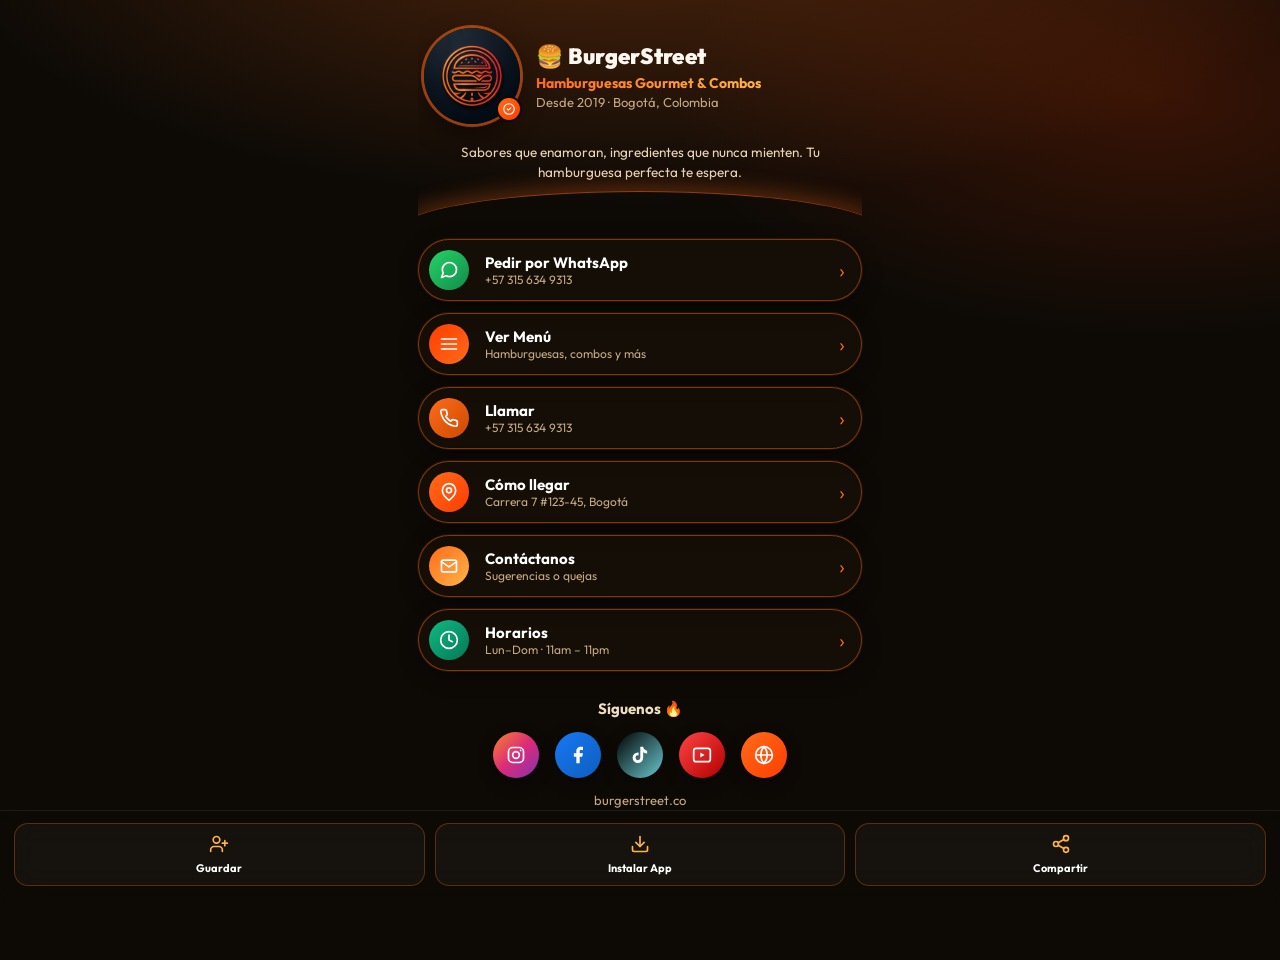
<file: index.html>
<!DOCTYPE html>
<html lang="es">
<head>
<meta charset="UTF-8" />
<meta name="viewport" content="width=device-width, initial-scale=1, maximum-scale=1" />
<title>BurgerStreet — Comida de Otro Nivel</title>
<meta name="description" content="BurgerStreet: hamburguesas gourmet, combos irresistibles y más. Pide por WhatsApp o visítanos. ¡Envío a domicilio!" />
<meta name="theme-color" content="#0d0a06" />
<link rel="manifest" href="./manifest.json" />
<link rel="stylesheet" href="./styles.css" />
</head>
<body>
  <main class="card">
    <!-- Hero -->
    <header class="hero">
      <div class="hero-inner">
        <div class="hero-photo">
          <img src="./logo.png" alt="BurgerStreet Logo" />
          <span class="verified" aria-hidden="true">
            <svg viewBox="0 0 24 24" fill="currentColor"><path d="M9 12l2 2 4-4m6 2a9 9 0 11-18 0 9 9 0 0118 0z" stroke="currentColor" stroke-width="2" fill="none" stroke-linecap="round" stroke-linejoin="round"/></svg>
          </span>
        </div>
        <div class="hero-info">
          <h1>🍔 BurgerStreet</h1>
          <p class="role">Hamburguesas Gourmet & Combos</p>
          <p class="firm">Desde 2019 · Bogotá, Colombia</p>
        </div>
      </div>
      <p class="tagline">Sabores que enamoran, ingredientes que nunca mienten. Tu hamburguesa perfecta te espera.</p>
      <div class="hero-curve" aria-hidden="true"></div>
    </header>

    <!-- Botones de acción -->
    <section class="actions">
      <!-- WhatsApp -->
      <a class="action" id="btn-whatsapp" href="">
        <span class="action-icon whatsapp">
          <svg viewBox="0 0 24 24" fill="none" stroke="currentColor" stroke-width="2" stroke-linecap="round" stroke-linejoin="round"><path d="M21 11.5a8.38 8.38 0 0 1-8.5 8.5 8.5 8.5 0 0 1-4-1L3 21l2-5.5A8.38 8.38 0 0 1 4 11.5a8.5 8.5 0 0 1 17 0z"/></svg>
        </span>
        <span class="action-text">
          <span class="action-title">Pedir por WhatsApp</span>
          <span class="action-sub phone-display">+57 315 634 9313</span>
        </span>
        <span class="chev" aria-hidden="true">›</span>
      </a>

      <!-- Menú digital -->
      <a class="action" id="btn-menu" href="./menu.html">
        <span class="action-icon menu-icon">
          <svg viewBox="0 0 24 24" fill="none" stroke="currentColor" stroke-width="2" stroke-linecap="round" stroke-linejoin="round"><path d="M3 6h18M3 12h18M3 18h18"/><circle cx="7" cy="6" r="1" fill="currentColor" stroke="none"/><circle cx="7" cy="12" r="1" fill="currentColor" stroke="none"/><circle cx="7" cy="18" r="1" fill="currentColor" stroke="none"/></svg>
        </span>
        <span class="action-text">
          <span class="action-title">Ver Menú</span>
          <span class="action-sub">Hamburguesas, combos y más</span>
        </span>
        <span class="chev" aria-hidden="true">›</span>
      </a>

      <!-- Llamar -->
      <a class="action" id="btn-call" href="tel:+573156349313">
        <span class="action-icon call">
          <svg viewBox="0 0 24 24" fill="none" stroke="currentColor" stroke-width="2" stroke-linecap="round" stroke-linejoin="round"><path d="M22 16.92v3a2 2 0 0 1-2.18 2 19.79 19.79 0 0 1-8.63-3.07 19.5 19.5 0 0 1-6-6 19.79 19.79 0 0 1-3.07-8.67A2 2 0 0 1 4.11 2h3a2 2 0 0 1 2 1.72c.13.96.37 1.9.72 2.81a2 2 0 0 1-.45 2.11L8.09 9.91a16 16 0 0 0 6 6l1.27-1.27a2 2 0 0 1 2.11-.45c.91.35 1.85.59 2.81.72A2 2 0 0 1 22 16.92z"/></svg>
        </span>
        <span class="action-text">
          <span class="action-title">Llamar</span>
          <span class="action-sub phone-display">+57 315 634 9313</span>
        </span>
        <span class="chev" aria-hidden="true">›</span>
      </a>

      <!-- Ubicación -->
      <a class="action" id="btn-location" href="https://maps.app.goo.gl/RKU35vak2pHrihie9" target="_blank" rel="noopener">
        <span class="action-icon location">
          <svg viewBox="0 0 24 24" fill="none" stroke="currentColor" stroke-width="2" stroke-linecap="round" stroke-linejoin="round"><path d="M20 10c0 6-8 12-8 12s-8-6-8-12a8 8 0 0 1 16 0z"/><circle cx="12" cy="10" r="3"/></svg>
        </span>
        <span class="action-text">
          <span class="action-title">Cómo llegar</span>
          <span class="action-sub">Carrera 7 #123-45, Bogotá</span>
        </span>
        <span class="chev" aria-hidden="true">›</span>
      </a>

      <!-- Contacto / Sugerencias -->
      <a class="action" id="btn-contact" href="./contacto.html">
        <span class="action-icon form">
          <svg viewBox="0 0 24 24" fill="none" stroke="currentColor" stroke-width="2" stroke-linecap="round" stroke-linejoin="round"><rect x="3" y="5" width="18" height="14" rx="2"/><path d="m3 7 9 6 9-6"/></svg>
        </span>
        <span class="action-text">
          <span class="action-title">Contáctanos</span>
          <span class="action-sub">Sugerencias o quejas</span>
        </span>
        <span class="chev" aria-hidden="true">›</span>
      </a>

      <!-- Horarios -->
      <a class="action" id="btn-horarios" href="./horarios.html">
        <span class="action-icon appointment">
          <svg viewBox="0 0 24 24" fill="none" stroke="currentColor" stroke-width="2" stroke-linecap="round" stroke-linejoin="round"><circle cx="12" cy="12" r="10"/><path d="M12 6v6l4 2"/></svg>
        </span>
        <span class="action-text">
          <span class="action-title">Horarios</span>
          <span class="action-sub">Lun–Dom · 11am – 11pm</span>
        </span>
        <span class="chev" aria-hidden="true">›</span>
      </a>


    </section>

    <!-- Redes sociales -->
    <section class="social">
      <h2 class="social-title">Síguenos 🔥</h2>
      <div class="social-row">
        <a class="soc soc-ig" href="https://instagram.com/" target="_blank" rel="noopener" aria-label="Instagram">
          <svg viewBox="0 0 24 24" fill="none" stroke="currentColor" stroke-width="2" stroke-linecap="round" stroke-linejoin="round"><rect x="3" y="3" width="18" height="18" rx="5"/><circle cx="12" cy="12" r="4"/><circle cx="17.5" cy="6.5" r="1" fill="currentColor" stroke="none"/></svg>
        </a>
        <a class="soc soc-fb" href="https://facebook.com/" target="_blank" rel="noopener" aria-label="Facebook">
          <svg viewBox="0 0 24 24" fill="currentColor"><path d="M18 2h-3a5 5 0 0 0-5 5v3H7v4h3v8h4v-8h3l1-4h-4V7a1 1 0 0 1 1-1h3z"/></svg>
        </a>
        <a class="soc soc-tk" href="https://tiktok.com/" target="_blank" rel="noopener" aria-label="TikTok">
          <svg viewBox="0 0 24 24" fill="currentColor" width="20" height="20"><path d="M19.59 6.69a4.83 4.83 0 0 1-3.77-4.25V2h-3.45v13.67a2.89 2.89 0 0 1-2.88 2.5 2.89 2.89 0 0 1-2.89-2.89 2.89 2.89 0 0 1 2.89-2.89c.28 0 .54.04.79.1V9.01a6.32 6.32 0 0 0-.79-.05 6.34 6.34 0 0 0-6.34 6.34 6.34 6.34 0 0 0 6.34 6.34 6.34 6.34 0 0 0 6.33-6.34V8.69a8.18 8.18 0 0 0 4.78 1.52V6.77a4.85 4.85 0 0 1-1.01-.08z"/></svg>
        </a>
        <a class="soc soc-yt" href="https://youtube.com/" target="_blank" rel="noopener" aria-label="YouTube">
          <svg viewBox="0 0 24 24" fill="none" stroke="currentColor" stroke-width="2" stroke-linecap="round" stroke-linejoin="round"><rect x="2" y="4" width="20" height="16" rx="3"/><path d="m10 9 5 3-5 3z" fill="currentColor" stroke="none"/></svg>
        </a>
        <a class="soc soc-web" href="https://burgerstreet.co" target="_blank" rel="noopener" aria-label="Sitio web">
          <svg viewBox="0 0 24 24" fill="none" stroke="currentColor" stroke-width="2" stroke-linecap="round" stroke-linejoin="round"><circle cx="12" cy="12" r="10"/><path d="M2 12h20"/><path d="M12 2a15 15 0 0 1 0 20M12 2a15 15 0 0 0 0 20"/></svg>
        </a>
      </div>
      <p class="web">burgerstreet.co</p>
    </section>

    <div class="footer-spacer"></div>
  </main>

  <!-- Dock inferior -->
  <nav class="dock" aria-label="Acciones rápidas">
    <button class="dock-btn" id="saveContact" type="button">
      <span class="dock-icon" aria-hidden="true">
        <svg viewBox="0 0 24 24" fill="none" stroke="currentColor" stroke-width="2" stroke-linecap="round" stroke-linejoin="round"><path d="M16 21v-2a4 4 0 0 0-4-4H6a4 4 0 0 0-4 4v2"/><circle cx="9" cy="7" r="4"/><path d="M19 8v6"/><path d="M22 11h-6"/></svg>
      </span>
      <span>Guardar</span>
    </button>
    <button class="dock-btn" id="installAppBtn" type="button">
      <span class="dock-icon" aria-hidden="true">
        <svg viewBox="0 0 24 24" fill="none" stroke="currentColor" stroke-width="2" stroke-linecap="round" stroke-linejoin="round"><path d="M21 15v4a2 2 0 0 1-2 2H5a2 2 0 0 1-2-2v-4"/><polyline points="7 10 12 15 17 10"/><line x1="12" y1="15" x2="12" y2="3"/></svg>
      </span>
      <span>Instalar App</span>
    </button>
    <button class="dock-btn" id="shareCard" type="button">
      <span class="dock-icon" aria-hidden="true">
        <svg viewBox="0 0 24 24" fill="none" stroke="currentColor" stroke-width="2" stroke-linecap="round" stroke-linejoin="round"><circle cx="18" cy="5" r="3"/><circle cx="6" cy="12" r="3"/><circle cx="18" cy="19" r="3"/><line x1="8.59" y1="13.51" x2="15.42" y2="17.49"/><line x1="15.41" y1="6.51" x2="8.59" y2="10.49"/></svg>
      </span>
      <span>Compartir</span>
    </button>
  </nav>

  <div id="toast" class="toast" role="status" aria-live="polite"></div>

  <!-- iOS Install Modal -->
  <div id="iosInstallModal" class="modal-overlay">
    <div class="modal-content">
      <h2 class="modal-title">Cómo instalar en tu iPhone</h2>
      <ol class="modal-steps">
        <li>Toca el ícono de <strong>Compartir</strong> <svg style="display:inline; width:16px; height:16px; vertical-align:text-bottom;" viewBox="0 0 24 24" fill="none" stroke="currentColor" stroke-width="2"><path d="M4 12v8a2 2 0 0 0 2 2h12a2 2 0 0 0 2-2v-8"/><polyline points="16 6 12 2 8 6"/><line x1="12" y1="2" x2="12" y2="15"/></svg> en la barra inferior.</li>
        <li>Selecciona <strong>Agregar a la pantalla de inicio</strong> <svg style="display:inline; width:16px; height:16px; vertical-align:text-bottom;" viewBox="0 0 24 24" fill="none" stroke="currentColor" stroke-width="2"><rect x="3" y="3" width="18" height="18" rx="2" ry="2"/><line x1="12" y1="8" x2="12" y2="16"/><line x1="8" y1="12" x2="16" y2="12"/></svg>.</li>
      </ol>
      <button class="modal-close" id="closeIosInstall" type="button">Cerrar</button>
    </div>
  </div>

  <!-- VCard Fallback Modal -->
  <div id="vcardFallbackModal" class="modal-overlay">
    <div class="modal-content">
      <h2 class="modal-title">No se pudo guardar automáticamente</h2>
      <p class="modal-text">Parece que tu navegador no permite descargar el contacto directamente. Puedes copiar los datos para agregarlos manualmente.</p>
      <div style="display: flex; gap: 10px; margin-top: 15px;">
        <button class="modal-primary" id="copyVCardData" type="button">Copiar datos</button>
        <button class="modal-close" id="closeVCardModal" type="button">Cancelar</button>
      </div>
    </div>
  </div>

  <script src="./script.js"></script>
</body>
</html>
</file>
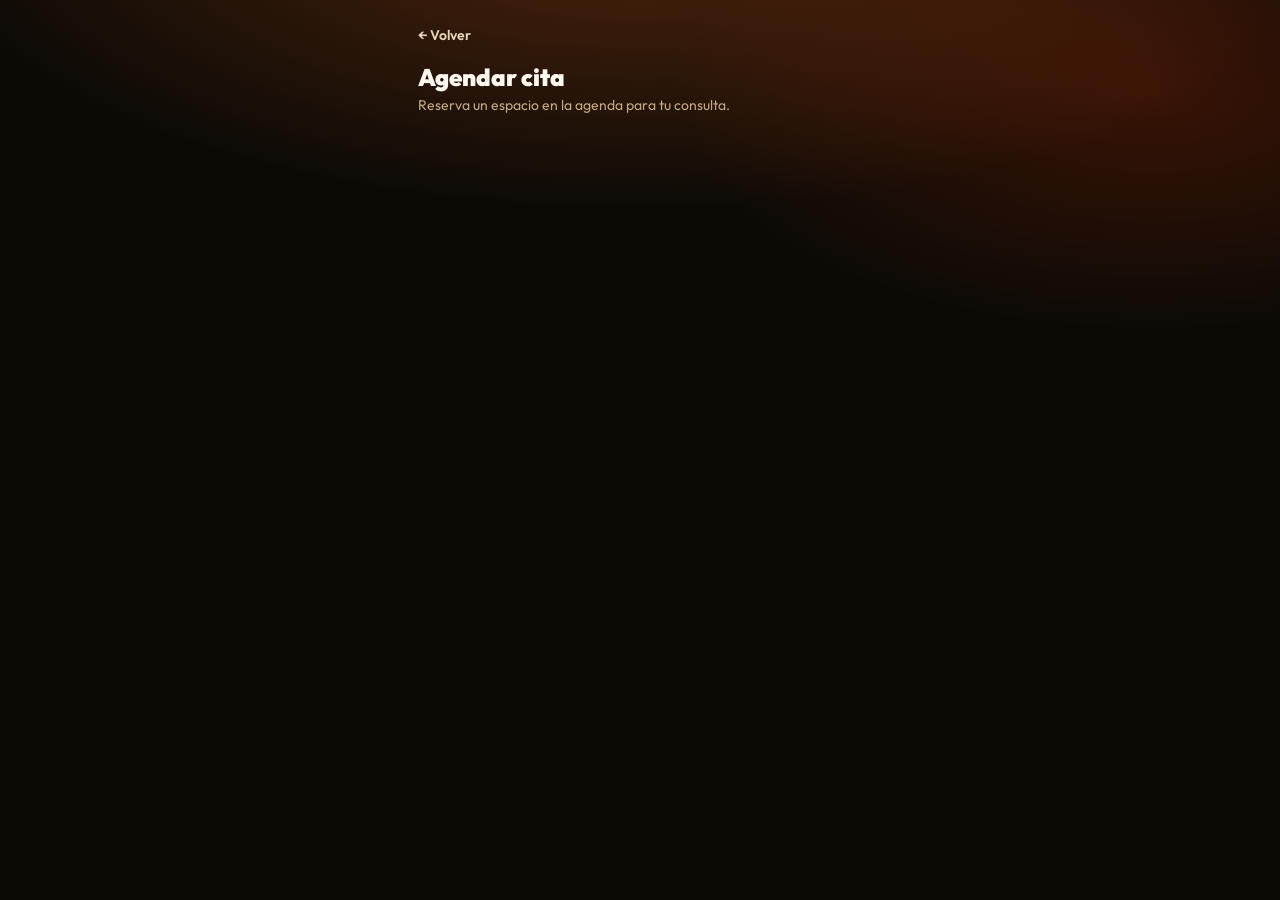
<file: agendar.html>
<!DOCTYPE html>
<html lang="es">
<head>
<meta charset="UTF-8" />
<meta name="viewport" content="width=device-width, initial-scale=1, maximum-scale=1" />
<title>Agendar cita — Dr. Juan Martínez</title>
<meta name="theme-color" content="#05060f" />
<link rel="manifest" href="./manifest.json" />
<link rel="stylesheet" href="./styles.css" />
</head>
<body>
  <main class="page">
    <a class="back" href="./index.html">← Volver</a>
    <h1>Agendar cita</h1>
    <p class="lead">Reserva un espacio en la agenda para tu consulta.</p>

    <div class="calendly-container" style="margin-top: 1rem;">
      <!-- ========================================= -->
      <!-- [CUSTOM: ENLACE DE CALENDLY]              -->
      <!-- Reemplaza el enlace data-url con el del   -->
      <!-- nuevo abogado (ej. https://calendly.com/su-usuario) -->
      <!-- ========================================= -->
      <!-- Calendly inline widget begin -->
      <div class="calendly-inline-widget" data-url="https://calendly.com/davidgonzalez-dg560?locale=es" style="min-width:320px;height:700px;"></div>
      <script type="text/javascript" src="https://assets.calendly.com/assets/external/widget.js" async></script>
      <!-- Calendly inline widget end -->
    </div>
  </main>

  <script src="./script.js"></script>
</body>
</html>
</file>
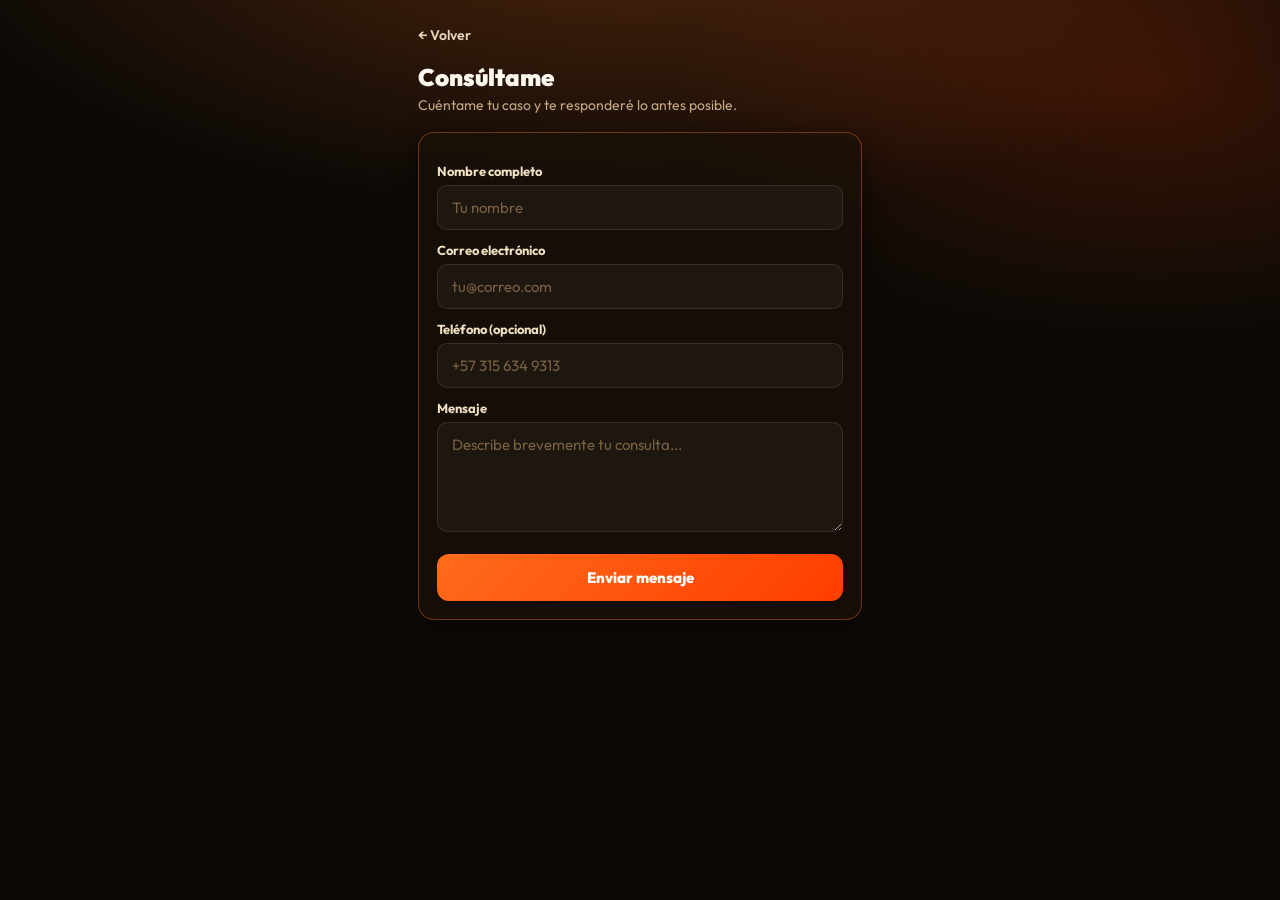
<file: consultame.html>
<!DOCTYPE html>
<html lang="es">
<head>
<meta charset="UTF-8" />
<meta name="viewport" content="width=device-width, initial-scale=1, maximum-scale=1" />
<title>Consúltame — Dr. Juan Martínez</title>
<meta name="description" content="Cuéntame tu caso legal y te responderé a la brevedad." />
<meta name="theme-color" content="#05060f" />
<link rel="manifest" href="./manifest.json" />
<link rel="stylesheet" href="./styles.css" />
</head>
<body>
  <main class="page">
    <a class="back" href="./index.html">← Volver</a>
    <h1>Consúltame</h1>
    <p class="lead">Cuéntame tu caso y te responderé lo antes posible.</p>

    <form id="contactForm" class="form-card" novalidate>
      <label for="nombre">Nombre completo</label>
      <input id="nombre" name="nombre" type="text" required placeholder="Tu nombre" />

      <label for="email">Correo electrónico</label>
      <input id="email" name="email" type="email" required placeholder="tu@correo.com" />

      <label for="telefono">Teléfono (opcional)</label>
      <input id="telefono" name="telefono" type="tel" placeholder="+57 315 634 9313" />

      <label for="mensaje">Mensaje</label>
      <textarea id="mensaje" name="mensaje" required placeholder="Describe brevemente tu consulta..."></textarea>

      <button type="submit">Enviar mensaje</button>
    </form>
  </main>

  <script src="./script.js"></script>
</body>
</html>
</file>
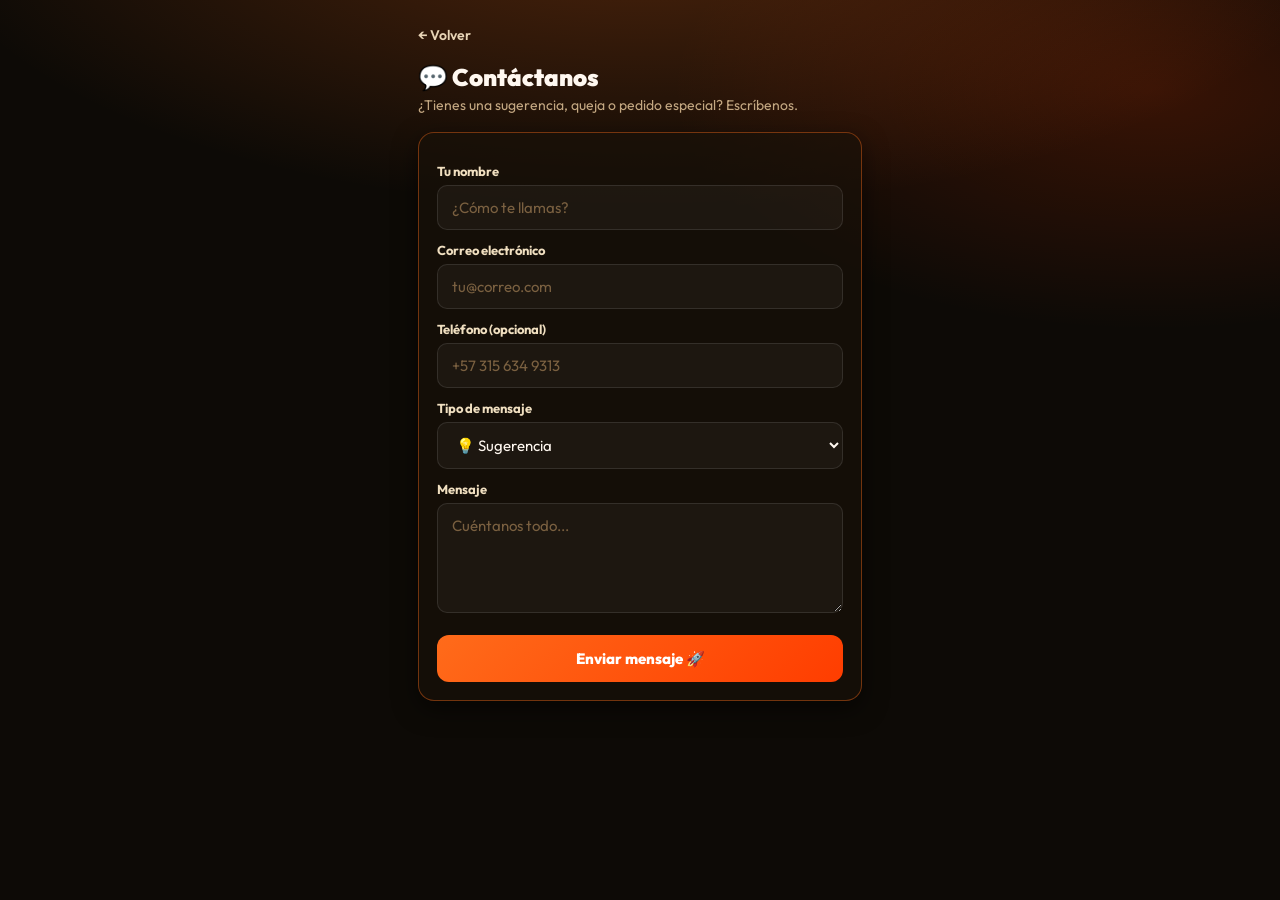
<file: contacto.html>
<!DOCTYPE html>
<html lang="es">
<head>
<meta charset="UTF-8" />
<meta name="viewport" content="width=device-width, initial-scale=1, maximum-scale=1" />
<title>Contáctanos — BurgerStreet</title>
<meta name="description" content="Envíanos tus sugerencias, quejas o pedidos especiales. En BurgerStreet queremos escucharte." />
<meta name="theme-color" content="#0d0a06" />
<link rel="manifest" href="./manifest.json" />
<link rel="stylesheet" href="./styles.css" />
</head>
<body>
  <main class="page">
    <a class="back" href="./index.html">← Volver</a>
    <h1>💬 Contáctanos</h1>
    <p class="lead">¿Tienes una sugerencia, queja o pedido especial? Escríbenos.</p>

    <form id="contactForm" class="form-card" novalidate>
      <label for="nombre">Tu nombre</label>
      <input id="nombre" name="nombre" type="text" required placeholder="¿Cómo te llamas?" />

      <label for="email">Correo electrónico</label>
      <input id="email" name="email" type="email" required placeholder="tu@correo.com" />

      <label for="telefono">Teléfono (opcional)</label>
      <input id="telefono" name="telefono" type="tel" placeholder="+57 315 634 9313" />

      <label for="tipo">Tipo de mensaje</label>
      <select id="tipo" name="tipo">
        <option value="sugerencia">💡 Sugerencia</option>
        <option value="queja">😟 Queja / Reclamo</option>
        <option value="pedido">🍔 Pedido especial</option>
        <option value="otro">📩 Otro</option>
      </select>

      <label for="mensaje">Mensaje</label>
      <textarea id="mensaje" name="mensaje" required placeholder="Cuéntanos todo..."></textarea>

      <button type="submit">Enviar mensaje 🚀</button>
    </form>
  </main>

  <div id="toast" class="toast" role="status" aria-live="polite"></div>
  <script src="./script.js"></script>
</body>
</html>
</file>
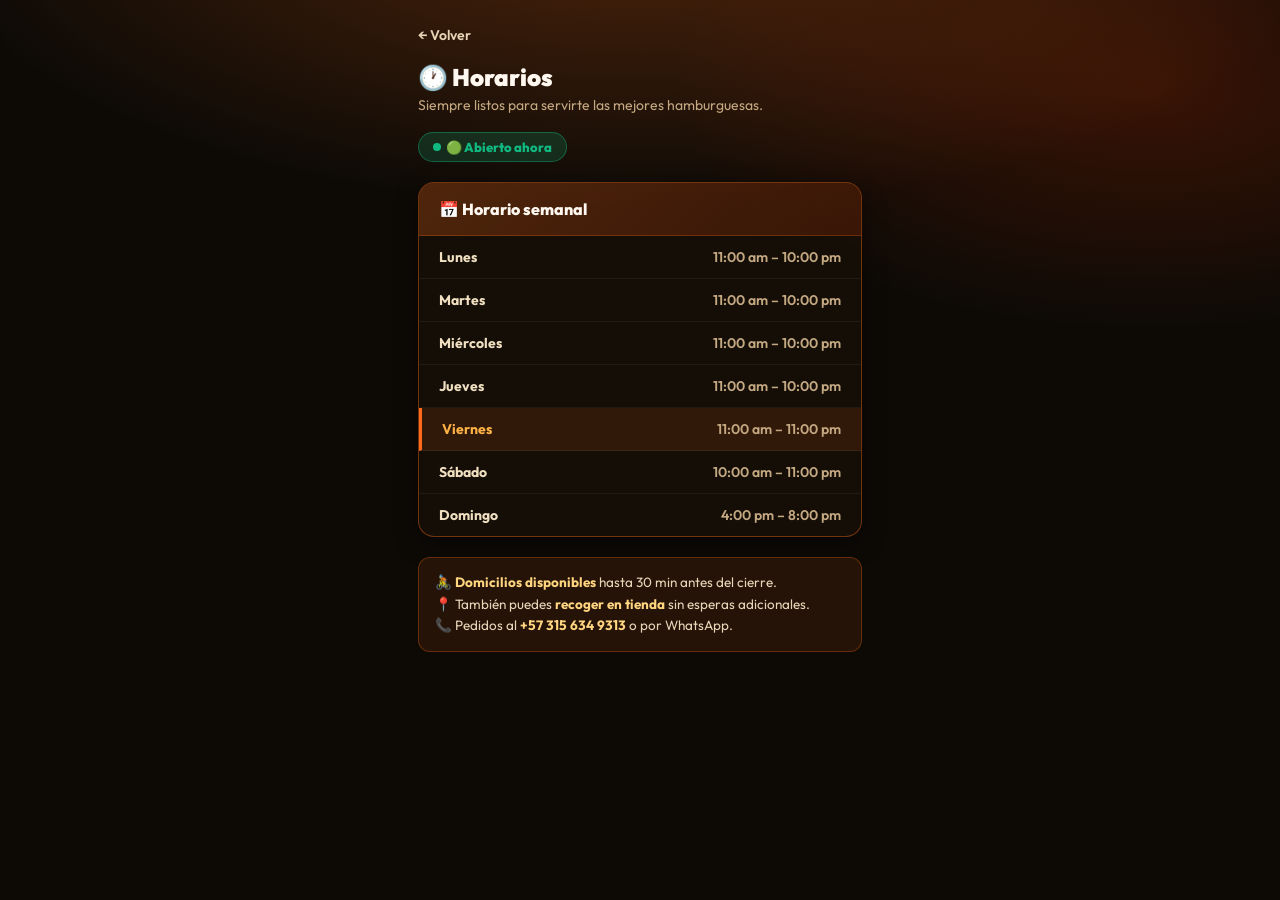
<file: horarios.html>
<!DOCTYPE html>
<html lang="es">
<head>
<meta charset="UTF-8" />
<meta name="viewport" content="width=device-width, initial-scale=1, maximum-scale=1" />
<title>Horarios — BurgerStreet</title>
<meta name="description" content="Horarios de atención de BurgerStreet. Abiertos todos los días de 11am a 11pm." />
<meta name="theme-color" content="#0d0a06" />
<link rel="manifest" href="./manifest.json" />
<link rel="stylesheet" href="./styles.css" />
<style>
  .hours-card {
    background: rgba(26, 18, 8, 0.65);
    border: 1px solid rgba(255, 107, 26, 0.4);
    border-radius: 16px;
    overflow: hidden;
    box-shadow: 0 8px 24px rgba(0,0,0,0.45);
    margin-bottom: 20px;
  }
  .hours-header {
    padding: 16px 20px;
    background: linear-gradient(135deg, rgba(255,107,26,0.25), rgba(255,61,0,0.15));
    border-bottom: 1px solid rgba(255,107,26,0.25);
  }
  .hours-header h2 {
    margin: 0;
    font-size: 16px;
    font-weight: 800;
    color: #fff8f0;
  }
  .hours-row {
    display: flex;
    justify-content: space-between;
    align-items: center;
    padding: 12px 20px;
    border-bottom: 1px solid rgba(255,255,255,0.05);
    transition: background 0.15s;
  }
  .hours-row:last-child { border-bottom: none; }
  .hours-row:hover { background: rgba(255,107,26,0.06); }
  .hours-row.today {
    background: rgba(255,107,26,0.12);
    border-left: 3px solid var(--neon);
  }
  .hours-day {
    font-size: 14px;
    font-weight: 700;
    color: #f0dfc0;
  }
  .hours-row.today .hours-day { color: var(--gold); }
  .hours-time {
    font-size: 14px;
    color: var(--muted);
    font-weight: 600;
  }
  .badge-open {
    display: inline-flex;
    align-items: center;
    gap: 5px;
    background: rgba(16,185,129,0.18);
    color: #10b981;
    border: 1px solid rgba(16,185,129,0.4);
    padding: 6px 14px;
    border-radius: 999px;
    font-size: 13px;
    font-weight: 800;
    margin-bottom: 20px;
  }
  .badge-open::before {
    content: '';
    width: 8px; height: 8px;
    border-radius: 50%;
    background: #10b981;
    animation: pulse-green 1.5s infinite;
    display: inline-block;
  }
  @keyframes pulse-green {
    0%, 100% { opacity: 1; transform: scale(1); }
    50%       { opacity: 0.5; transform: scale(1.3); }
  }
  .info-box {
    background: rgba(255,107,26,0.1);
    border: 1px solid rgba(255,107,26,0.3);
    border-radius: 12px;
    padding: 14px 16px;
    font-size: 13.5px;
    color: #e8d5b7;
    line-height: 1.6;
  }
  .info-box strong { color: #ffd580; }
</style>
</head>
<body>
  <main class="page">
    <a class="back" href="./index.html">← Volver</a>
    <h1>🕐 Horarios</h1>
    <p class="lead">Siempre listos para servirte las mejores hamburguesas.</p>

    <div id="statusBadge" class="badge-open">🟢 Abierto ahora</div>

    <div class="hours-card">
      <div class="hours-header">
        <h2>📅 Horario semanal</h2>
      </div>
      <div class="hours-row" id="day-1"><span class="hours-day">Lunes</span><span class="hours-time">11:00 am – 10:00 pm</span></div>
      <div class="hours-row" id="day-2"><span class="hours-day">Martes</span><span class="hours-time">11:00 am – 10:00 pm</span></div>
      <div class="hours-row" id="day-3"><span class="hours-day">Miércoles</span><span class="hours-time">11:00 am – 10:00 pm</span></div>
      <div class="hours-row" id="day-4"><span class="hours-day">Jueves</span><span class="hours-time">11:00 am – 10:00 pm</span></div>
      <div class="hours-row" id="day-5"><span class="hours-day">Viernes</span><span class="hours-time">11:00 am – 11:00 pm</span></div>
      <div class="hours-row" id="day-6"><span class="hours-day">Sábado</span><span class="hours-time">10:00 am – 11:00 pm</span></div>
      <div class="hours-row" id="day-0"><span class="hours-day">Domingo</span><span class="hours-time">4:00 pm – 8:00 pm</span></div>
    </div>

    <div class="info-box">
      🚴 <strong>Domicilios disponibles</strong> hasta 30 min antes del cierre.<br>
      📍 También puedes <strong>recoger en tienda</strong> sin esperas adicionales.<br>
      📞 Pedidos al <strong class="phone-display">+57 315 634 9313</strong> o por WhatsApp.
    </div>
  </main>

  <div id="toast" class="toast" role="status" aria-live="polite"></div>

  <script>
    // Highlight today's row
    const today = new Date().getDay(); // 0=Sun, 1=Mon, ...
    const row = document.getElementById('day-' + today);
    if (row) row.classList.add('today');

    // Open/closed badge
    const hour = new Date().getHours();
    const badge = document.getElementById('statusBadge');
    const closedHours = { 0:22, 1:22, 2:22, 3:22, 4:23, 5:23, 6:22 };
    const openHour = (today === 5) ? 10 : 11;
    const closeHour = closedHours[today];
    if (hour < openHour || hour >= closeHour) {
      badge.style.background = 'rgba(239,68,68,0.15)';
      badge.style.color = '#ef4444';
      badge.style.borderColor = 'rgba(239,68,68,0.4)';
      badge.innerHTML = '🔴 Cerrado ahora';
      badge.style.setProperty('--dot-color', '#ef4444');
    }
  </script>

  <script src="./script.js"></script>
</body>
</html>
</file>
<file: styles.css>
@import url('https://fonts.googleapis.com/css2?family=Outfit:wght@400;600;700;800;900&display=swap');

:root {
  /* ========================================= */
  /* BRANDING — BurgerStreet                   */
  /* ========================================= */
  --bg:    #0d0a06;         /* Fondo principal oscuro cálido */
  --bg-2:  #1a1208;         /* Fondo secundario (tarjetas)   */
  --ink:   #fff8f0;         /* Texto principal               */
  --muted: #c4a882;         /* Texto secundario              */

  /* Acento cálido */
  --neon:   #ff6b1a;        /* Naranja fuego */
  --neon-2: #ff3d00;        /* Rojo caliente */
  --gold:   #ffb347;        /* Ámbar/dorado  */

  --font-family: 'Outfit', -apple-system, BlinkMacSystemFont, "Segoe UI", sans-serif;
  --card-radius: 16px;
  --shadow: 0 8px 24px rgba(0, 0, 0, 0.55);
}

* { box-sizing: border-box; }

html, body {
  margin: 0;
  padding: 0;
  font-family: var(--font-family);
  color: var(--ink);
  background: var(--bg);
  -webkit-font-smoothing: antialiased;
}

body {
  background:
    radial-gradient(1200px 500px at 50% -10%, rgba(255, 107, 26, 0.28), transparent 60%),
    radial-gradient(800px 400px at 90% 10%,  rgba(255, 61, 0, 0.18),   transparent 60%),
    var(--bg);
  min-height: 100vh;
}

/* ─── Card wrapper ─────────────────────────── */
.card {
  max-width: 480px;
  margin: 0 auto;
  min-height: 100vh;
  padding: 0 18px 24px;
  padding-bottom: calc(120px + env(safe-area-inset-bottom));
}

/* ─── Hero ─────────────────────────────────── */
.hero {
  position: relative;
  padding: 28px 6px 48px;
  overflow: hidden;
}

.hero-inner {
  display: flex;
  align-items: center;
  gap: 16px;
}

.hero-photo {
  position: relative;
  width: 96px;
  height: 96px;
  flex-shrink: 0;
  border-radius: 50%;
  overflow: visible;
  background: var(--bg-2);
  box-shadow: 0 0 0 3px rgba(255, 107, 26, 0.55), 0 10px 25px rgba(0, 0, 0, 0.5);
}

.hero-photo img {
  width: 100%;
  height: 100%;
  border-radius: 50%;
  object-fit: cover;
  display: block;
}

/* Badge de apertura / verificado */
.verified {
  position: absolute;
  right: -2px;
  bottom: 2px;
  width: 26px;
  height: 26px;
  border-radius: 50%;
  background: linear-gradient(135deg, #ff6b1a, #ff3d00);
  color: #fff;
  display: grid;
  place-items: center;
  border: 2px solid var(--bg);
}
.verified svg { width: 14px; height: 14px; }

.hero-info h1 {
  font-size: 22px;
  margin: 0 0 4px;
  font-weight: 900;
  letter-spacing: 0.3px;
}

.hero-info .role {
  margin: 0 0 2px;
  font-size: 14px;
  background: linear-gradient(90deg, #ff6b1a, #ffb347);
  -webkit-background-clip: text;
  background-clip: text;
  color: transparent;
  font-weight: 700;
}

.hero-info .firm {
  margin: 0;
  font-size: 13px;
  color: var(--muted);
}

.tagline {
  margin: 18px 4px 0;
  font-size: 13.5px;
  line-height: 1.5;
  color: #e8d5b7;
  text-align: center;
}

.hero-curve {
  position: absolute;
  left: -20px;
  right: -20px;
  bottom: 0;
  height: 40px;
  border-top: 1px solid rgba(255, 107, 26, 0.55);
  border-radius: 50% 50% 0 0 / 100% 100% 0 0;
  box-shadow: 0 -6px 20px rgba(255, 107, 26, 0.3);
  pointer-events: none;
}

/* ─── Actions ──────────────────────────────── */
.actions {
  display: flex;
  flex-direction: column;
  gap: 12px;
  margin-top: 8px;
}

.action {
  display: grid;
  grid-template-columns: 44px 1fr 20px;
  align-items: center;
  gap: 12px;
  background: rgba(26, 18, 8, 0.6);
  border: 1px solid rgba(255, 107, 26, 0.45);
  border-radius: 999px;
  padding: 10px 16px 10px 10px;
  text-decoration: none;
  color: var(--ink);
  box-shadow: 0 0 0 1px rgba(255, 107, 26, 0.12), 0 6px 20px rgba(0, 0, 0, 0.4);
  transition: transform 0.15s ease, box-shadow 0.15s ease, border-color 0.15s ease;
}

.action:active { transform: scale(0.98); }
.action:hover {
  border-color: rgba(255, 179, 71, 0.8);
  box-shadow: 0 0 0 1px rgba(255, 179, 71, 0.3), 0 8px 24px rgba(0, 0, 0, 0.45);
}

.action-icon {
  width: 40px;
  height: 40px;
  border-radius: 50%;
  display: grid;
  place-items: center;
  color: #fff;
  flex-shrink: 0;
}
.action-icon svg { width: 20px; height: 20px; }

.action-icon.whatsapp   { background: linear-gradient(135deg, #25d366, #128c4a); }
.action-icon.call       { background: linear-gradient(135deg, #ff6b1a, #cc4a00); }
.action-icon.email      { background: linear-gradient(135deg, #8b5cf6, #6d28d9); }
.action-icon.location   { background: linear-gradient(135deg, #ff6b1a, #ff3d00); }
.action-icon.form       { background: linear-gradient(135deg, #ff6b1a, #ffb347); }
.action-icon.services   { background: linear-gradient(135deg, #f59e0b, #b45309); }
.action-icon.appointment{ background: linear-gradient(135deg, #10b981, #047857); }
.action-icon.menu-icon  { background: linear-gradient(135deg, #ff3d00, #ff6b1a); }
.action-icon.pdf        { background: linear-gradient(135deg, #ef4444, #b91c1c); }

.action-text {
  display: flex;
  flex-direction: column;
  min-width: 0;
}
.action-title {
  font-weight: 700;
  font-size: 15px;
  color: #fff;
}
.action-sub {
  font-size: 12px;
  color: var(--muted);
  overflow: hidden;
  text-overflow: ellipsis;
  white-space: nowrap;
}

.chev {
  color: var(--neon);
  font-size: 22px;
  line-height: 1;
  text-align: right;
  font-weight: 300;
}

/* ─── Social ────────────────────────────────── */
.social {
  margin-top: 28px;
  text-align: center;
}
.social-title {
  font-size: 15px;
  font-weight: 700;
  margin: 0 0 14px;
  color: #f0dfc0;
}
.social-row {
  display: flex;
  justify-content: center;
  gap: 16px;
}
.soc {
  width: 46px;
  height: 46px;
  border-radius: 50%;
  display: grid;
  place-items: center;
  color: #fff;
  text-decoration: none;
  box-shadow: 0 6px 16px rgba(0, 0, 0, 0.4);
  transition: transform 0.15s ease;
}
.soc:active { transform: scale(0.94); }
.soc svg { width: 20px; height: 20px; }
.soc-yt  { background: linear-gradient(135deg, #ff4444, #b30000); }
.soc-ig  { background: linear-gradient(135deg, #f58529, #dd2a7b, #8134af); }
.soc-fb  { background: linear-gradient(135deg, #1877f2, #0d5fbf); }
.soc-web { background: linear-gradient(135deg, #ff6b1a, #ff3d00); }
.soc-tk  { background: linear-gradient(135deg, #010101, #69c9d0); }

.web {
  margin: 14px 0 0;
  font-size: 13px;
  color: var(--muted);
}

/* ─── Dock ──────────────────────────────────── */
.dock {
  position: fixed;
  left: 0;
  right: 0;
  bottom: 0;
  display: flex;
  gap: 10px;
  padding: 12px 14px calc(14px + env(safe-area-inset-bottom));
  background: rgba(13, 10, 6, 0.5);
  backdrop-filter: saturate(160%) blur(18px);
  border-top: 1px solid rgba(255, 255, 255, 0.07);
  z-index: 50;
}

.dock-btn {
  flex: 1;
  display: flex;
  flex-direction: column;
  align-items: center;
  justify-content: center;
  gap: 4px;
  padding: 10px 8px;
  border: 1px solid rgba(255, 107, 26, 0.3);
  background: rgba(255, 255, 255, 0.04);
  color: #fff;
  font-size: 11px;
  font-weight: 700;
  border-radius: 14px;
  cursor: pointer;
  font-family: var(--font-family);
  transition: background 0.15s ease, border-color 0.15s ease;
}

.dock-btn:hover  { background: rgba(255, 107, 26, 0.14); border-color: rgba(255, 179, 71, 0.6); }
.dock-btn:active { background: rgba(255, 107, 26, 0.24); }

.dock-icon svg {
  width: 20px;
  height: 20px;
  color: #ffb347;
}

/* ─── Toast ─────────────────────────────────── */
.toast {
  position: fixed;
  left: 50%;
  bottom: calc(110px + env(safe-area-inset-bottom));
  transform: translateX(-50%) translateY(20px);
  background: #1a1208;
  color: #fff8f0;
  padding: 10px 16px;
  border-radius: 10px;
  font-size: 14px;
  opacity: 0;
  pointer-events: none;
  transition: opacity 0.2s ease, transform 0.2s ease;
  z-index: 100;
  max-width: 90%;
  text-align: center;
  border: 1px solid rgba(255, 107, 26, 0.45);
}
.toast.show {
  opacity: 1;
  transform: translateX(-50%) translateY(0);
}

/* ─── Inner pages (.page) ───────────────────── */
.page {
  max-width: 480px;
  margin: 0 auto;
  padding: 24px 18px calc(40px + env(safe-area-inset-bottom));
  color: var(--ink);
}

.page .back {
  display: inline-flex;
  align-items: center;
  gap: 6px;
  color: #e8d5b7;
  text-decoration: none;
  font-size: 14px;
  font-weight: 600;
  margin-bottom: 12px;
}

.page h1 {
  font-size: 24px;
  margin: 6px 0 4px;
  font-weight: 900;
}

.page p.lead {
  margin: 0 0 18px;
  color: var(--muted);
  font-size: 14px;
}

/* ─── Form ──────────────────────────────────── */
.form-card {
  background: rgba(26, 18, 8, 0.65);
  border: 1px solid rgba(255, 107, 26, 0.4);
  color: var(--ink);
  border-radius: var(--card-radius);
  padding: 18px;
  box-shadow: var(--shadow);
}

.form-card label {
  display: block;
  font-size: 13px;
  font-weight: 700;
  margin: 12px 0 6px;
  color: #f0dfc0;
}

.form-card input,
.form-card textarea,
.form-card select {
  width: 100%;
  padding: 12px 14px;
  background: rgba(255, 255, 255, 0.04);
  border: 1px solid rgba(255, 255, 255, 0.1);
  color: #fff8f0;
  border-radius: 10px;
  font-size: 15px;
  font-family: var(--font-family);
  outline: none;
  transition: border-color 0.15s ease, box-shadow 0.15s ease;
}

.form-card select option { background: #1a1208; color: #fff8f0; }

.form-card input::placeholder,
.form-card textarea::placeholder { color: #7a6040; }

.form-card input:focus,
.form-card textarea:focus,
.form-card select:focus {
  border-color: var(--neon);
  box-shadow: 0 0 0 3px rgba(255, 107, 26, 0.2);
}

.form-card textarea { min-height: 110px; resize: vertical; }

.form-card button {
  margin-top: 18px;
  width: 100%;
  background: linear-gradient(135deg, var(--neon), var(--neon-2));
  color: #fff;
  border: none;
  padding: 14px;
  border-radius: 12px;
  font-size: 15px;
  font-weight: 800;
  font-family: var(--font-family);
  cursor: pointer;
  transition: filter 0.15s ease, transform 0.1s ease;
}
.form-card button:hover  { filter: brightness(1.12); }
.form-card button:active { transform: scale(0.98); }

/* ─── Menu page ─────────────────────────────── */
.menu-search-wrapper {
  position: sticky;
  top: 0;
  z-index: 10;
  background: rgba(13, 10, 6, 0.85);
  backdrop-filter: blur(16px);
  padding: 12px 0 10px;
  margin-bottom: 6px;
}

.menu-search {
  width: 100%;
  padding: 13px 16px 13px 44px;
  background: rgba(255, 255, 255, 0.05);
  border: 1px solid rgba(255, 107, 26, 0.35);
  color: #fff8f0;
  border-radius: 999px;
  font-size: 15px;
  font-family: var(--font-family);
  outline: none;
  transition: border-color 0.15s ease, box-shadow 0.15s ease;
}
.menu-search:focus {
  border-color: var(--neon);
  box-shadow: 0 0 0 3px rgba(255, 107, 26, 0.2);
}
.menu-search::placeholder { color: #7a6040; }

.search-icon-wrap {
  position: relative;
}
.search-icon-wrap svg {
  position: absolute;
  left: 14px;
  top: 50%;
  transform: translateY(-50%);
  width: 18px;
  height: 18px;
  color: var(--muted);
  pointer-events: none;
}

/* Category pills */
.menu-cats {
  display: flex;
  gap: 8px;
  overflow-x: auto;
  padding-bottom: 4px;
  margin-bottom: 16px;
  scrollbar-width: none;
}
.menu-cats::-webkit-scrollbar { display: none; }

.cat-pill {
  flex-shrink: 0;
  padding: 7px 16px;
  border-radius: 999px;
  border: 1px solid rgba(255, 107, 26, 0.35);
  background: rgba(26, 18, 8, 0.55);
  color: var(--muted);
  font-size: 13px;
  font-weight: 700;
  cursor: pointer;
  font-family: var(--font-family);
  transition: all 0.15s ease;
}
.cat-pill.active,
.cat-pill:hover {
  background: linear-gradient(135deg, var(--neon), var(--neon-2));
  border-color: transparent;
  color: #fff;
}

/* Menu section heading */
.menu-section-title {
  font-size: 18px;
  font-weight: 900;
  color: #fff8f0;
  margin: 20px 0 12px;
  display: flex;
  align-items: center;
  gap: 8px;
}
.menu-section-title span { font-size: 20px; }

/* Food cards grid */
.food-grid {
  display: grid;
  grid-template-columns: repeat(2, 1fr);
  gap: 12px;
}

.food-card {
  background: rgba(26, 18, 8, 0.7);
  border: 1px solid rgba(255, 107, 26, 0.3);
  border-radius: 14px;
  overflow: hidden;
  box-shadow: 0 6px 18px rgba(0, 0, 0, 0.45);
  transition: transform 0.18s ease, border-color 0.18s ease, box-shadow 0.18s ease;
  cursor: pointer;
}
.food-card:hover {
  transform: translateY(-3px);
  border-color: rgba(255, 179, 71, 0.7);
  box-shadow: 0 10px 28px rgba(255, 107, 26, 0.2);
}
.food-card:active { transform: scale(0.97); }

.food-card-img {
  width: 100%;
  height: 110px;
  object-fit: cover;
  display: block;
}

.food-card-body {
  padding: 10px 12px 14px;
}
.food-card-name {
  margin: 0 0 4px;
  font-size: 14px;
  font-weight: 800;
  color: #fff8f0;
}
.food-card-desc {
  margin: 0 0 8px;
  font-size: 11.5px;
  line-height: 1.4;
  color: var(--muted);
}
.food-card-footer {
  display: flex;
  align-items: center;
  justify-content: space-between;
}
.food-price {
  font-size: 15px;
  font-weight: 900;
  background: linear-gradient(90deg, #ff6b1a, #ffb347);
  -webkit-background-clip: text;
  background-clip: text;
  color: transparent;
}
.food-order-btn {
  width: 28px;
  height: 28px;
  border-radius: 50%;
  background: linear-gradient(135deg, var(--neon), var(--neon-2));
  border: none;
  cursor: pointer;
  display: grid;
  place-items: center;
  color: #fff;
  font-size: 18px;
  line-height: 1;
  font-weight: 700;
  transition: transform 0.15s ease, filter 0.15s ease;
}
.food-order-btn:hover  { filter: brightness(1.15); }
.food-order-btn:active { transform: scale(0.9); }

.no-results {
  text-align: center;
  padding: 40px 20px;
  color: var(--muted);
  font-size: 15px;
  display: none;
}
.no-results.show { display: block; }

/* ─── Services grid (now "Especialidades" / reusable) ─ */
.services-grid {
  display: grid;
  grid-template-columns: repeat(2, 1fr);
  gap: 12px;
  margin-top: 18px;
}

.service-card {
  background: rgba(26, 18, 8, 0.65);
  border: 1px solid rgba(255, 107, 26, 0.4);
  border-radius: 14px;
  overflow: hidden;
  box-shadow: 0 6px 18px rgba(0, 0, 0, 0.4);
  transition: transform 0.15s ease, border-color 0.15s ease;
}
.service-card:hover {
  transform: translateY(-2px);
  border-color: rgba(255, 179, 71, 0.75);
}
.service-card img {
  width: 100%;
  height: 110px;
  object-fit: cover;
  display: block;
}
.service-body { padding: 10px 12px 14px; }
.service-body h3 {
  margin: 0 0 6px;
  font-size: 14px;
  color: #fff8f0;
  font-weight: 800;
}
.service-body p {
  margin: 0;
  font-size: 12px;
  line-height: 1.4;
  color: var(--muted);
}

@media (max-width: 360px) {
  .services-grid,
  .food-grid { grid-template-columns: 1fr; }
  .service-card img,
  .food-card-img { height: 140px; }
}

/* ─── Modals ─────────────────────────────────── */
.modal-overlay {
  position: fixed;
  top: 0; left: 0; right: 0; bottom: 0;
  background: rgba(13, 10, 6, 0.88);
  backdrop-filter: blur(8px);
  display: flex;
  align-items: center;
  justify-content: center;
  padding: 20px;
  z-index: 999;
  opacity: 0;
  pointer-events: none;
  transition: opacity 0.3s ease;
}
.modal-overlay.show {
  opacity: 1;
  pointer-events: auto;
}

.modal-content {
  background: var(--bg-2);
  border: 1px solid rgba(255, 107, 26, 0.4);
  border-radius: var(--card-radius);
  padding: 24px;
  width: 100%;
  max-width: 380px;
  box-shadow: var(--shadow);
  transform: translateY(20px);
  transition: transform 0.3s ease;
}
.modal-overlay.show .modal-content {
  transform: translateY(0);
}

.modal-title {
  margin: 0 0 12px;
  font-size: 18px;
  font-weight: 800;
  color: #fff8f0;
}
.modal-steps {
  margin: 0 0 20px;
  padding-left: 20px;
  font-size: 14px;
  color: #e8d5b7;
  line-height: 1.6;
}
.modal-steps li { margin-bottom: 8px; }
.modal-text {
  margin: 0 0 20px;
  font-size: 14px;
  color: #e8d5b7;
  line-height: 1.5;
}

.modal-close,
.modal-primary {
  width: 100%;
  padding: 12px;
  border-radius: 10px;
  font-size: 15px;
  font-weight: 700;
  font-family: var(--font-family);
  cursor: pointer;
  border: none;
  transition: all 0.2s ease;
}
.modal-close {
  background: rgba(255, 255, 255, 0.08);
  color: #fff8f0;
}
.modal-close:hover  { background: rgba(255, 255, 255, 0.15); }
.modal-primary {
  background: linear-gradient(135deg, var(--neon), var(--neon-2));
  color: #fff;
}
.modal-primary:hover { filter: brightness(1.1); }

/* ─── Footer spacer ─────────────────────────── */
.footer-spacer { height: 32px; }
</file>
